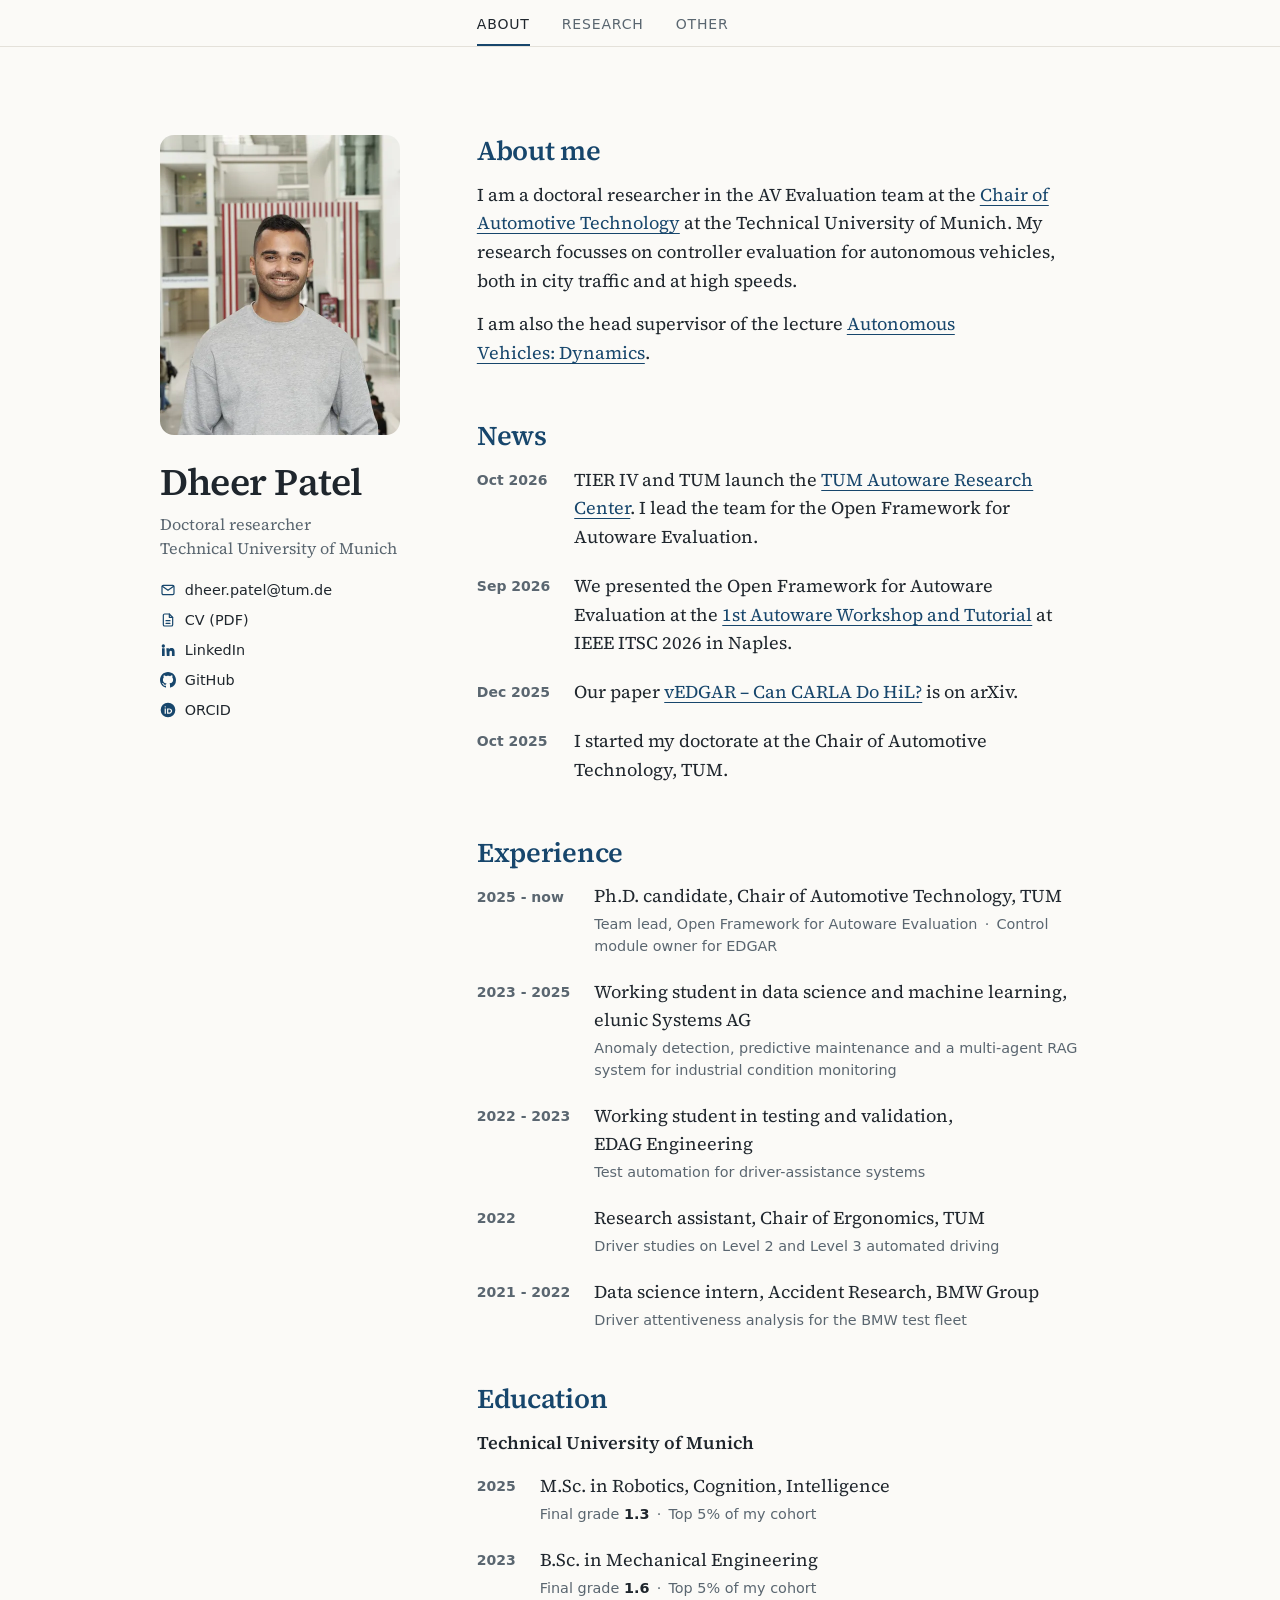
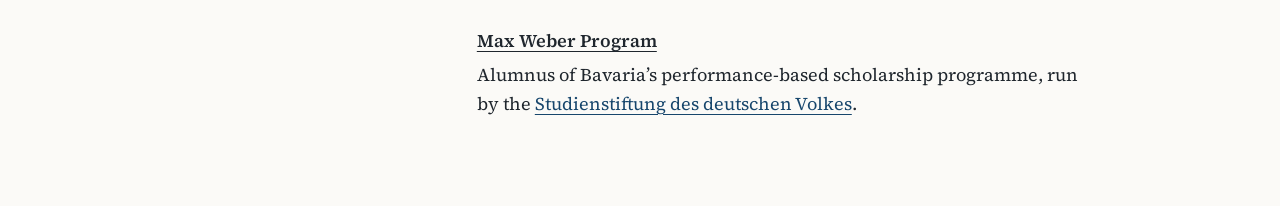
<file: index.html>
<!doctype html>
<html lang="en">
<head>
  <meta charset="utf-8">
  <meta name="viewport" content="width=device-width, initial-scale=1">
  <title>Dheer Patel</title>
  <meta name="google-site-verification" content="r6EbaSYNcEFD6L9Thn8IHxVbIdF-JuIVTWtG5ugpBNU">
  <link rel="canonical" href="https://peterhalde.github.io/">
  <meta property="og:type" content="profile">
  <meta property="og:title" content="Dheer Patel">
  <meta property="og:description" content="Doctoral researcher at the Technical University of Munich, working on controller evaluation for autonomous vehicles.">
  <meta property="og:url" content="https://peterhalde.github.io/">
  <meta property="og:image" content="https://peterhalde.github.io/images/og.jpg">
  <meta property="og:image:width" content="1200">
  <meta property="og:image:height" content="630">
  <meta property="og:image:alt" content="Portrait of Dheer Patel at the Technical University of Munich">
  <meta name="twitter:card" content="summary_large_image">
  <meta name="theme-color" content="#fbfaf7" media="(prefers-color-scheme: light)">
  <meta name="theme-color" content="#14171a" media="(prefers-color-scheme: dark)">
  <link rel="icon" href="favicon.svg" type="image/svg+xml">
  <link rel="preload" href="fonts/source-serif-4-normal.woff2" as="font" type="font/woff2" crossorigin>
  <link rel="stylesheet" href="style.css?v=2">
  <script type="application/ld+json">
  {
    "@context": "https://schema.org",
    "@type": "Person",
    "name": "Dheer Patel",
    "url": "https://peterhalde.github.io/",
    "image": "https://peterhalde.github.io/images/og.jpg",
    "jobTitle": "Doctoral researcher",
    "affiliation": { "@type": "CollegeOrUniversity", "name": "Technical University of Munich" },
    "sameAs": ["https://www.linkedin.com/in/dheer-patel-a621661a5/", "https://github.com/peterhalde", "https://orcid.org/0009-0002-5140-6660"]
  }
  </script>
</head>
<body>
  <nav class="site-nav" aria-label="Main navigation">
    <div class="nav-inner">
      <div class="nav-links">
        <a href="index.html" aria-current="page">About</a>
        <a href="research.html">Research</a>
        <a href="other.html">Other</a>
      </div>
    </div>
  </nav>
  <div class="layout">
    <aside class="profile has-photo">
      <img class="portrait" src="images/portrait-480.webp" srcset="images/portrait-480.webp 480w, images/portrait-720.webp 720w" sizes="(max-width: 46rem) 7rem, 15rem" width="480" height="600" alt="Portrait of Dheer Patel at the Technical University of Munich" fetchpriority="high" draggable="false">
      <h1>Dheer Patel</h1>
      <p class="role">Doctoral researcher<br>Technical University of Munich</p>
      <ul class="contacts">
        <li><a href="mailto:dheer.patel@tum.de"><svg viewBox="0 0 24 24" fill="none" stroke="currentColor" stroke-width="1.8" stroke-linecap="round" stroke-linejoin="round" aria-hidden="true"><rect x="3" y="5" width="18" height="14" rx="2"/><path d="m3.5 6.5 8.5 6 8.5-6"/></svg>dheer.patel@tum.de</a></li>
        <li><a href="Dheer_Patel_CV.pdf"><svg viewBox="0 0 24 24" fill="none" stroke="currentColor" stroke-width="1.8" stroke-linecap="round" stroke-linejoin="round" aria-hidden="true"><path d="M14 3H7a2 2 0 0 0-2 2v14a2 2 0 0 0 2 2h10a2 2 0 0 0 2-2V8z"/><path d="M14 3v5h5M9 13h6M9 17h6"/></svg>CV (PDF)</a></li>
        <li><a href="https://www.linkedin.com/in/dheer-patel-a621661a5/"><svg viewBox="0 0 24 24" fill="currentColor" aria-hidden="true"><path d="M4.98 3.5a2.5 2.5 0 1 1 0 5 2.5 2.5 0 0 1 0-5zM3 9.5h4V21H3zM9.5 9.5h3.8v1.6h.05c.53-1 1.83-2.05 3.77-2.05 4.03 0 4.78 2.65 4.78 6.1V21h-4v-5.1c0-1.22-.02-2.78-1.7-2.78-1.7 0-1.96 1.33-1.96 2.7V21h-4z"/></svg>LinkedIn</a></li>
        <li><a href="https://github.com/peterhalde"><svg viewBox="0 0 16 16" fill="currentColor" aria-hidden="true"><path d="M8 0C3.58 0 0 3.58 0 8c0 3.54 2.29 6.53 5.47 7.59.4.07.55-.17.55-.38 0-.19-.01-.82-.01-1.49-2.01.37-2.53-.49-2.69-.94-.09-.23-.48-.94-.82-1.13-.28-.15-.68-.52-.01-.53.63-.01 1.08.58 1.23.82.72 1.21 1.87.87 2.33.66.07-.52.28-.87.51-1.07-1.78-.2-3.64-.89-3.64-3.95 0-.87.31-1.59.82-2.15-.08-.2-.36-1.02.08-2.12 0 0 .67-.21 2.2.82.64-.18 1.32-.27 2-.27.68 0 1.36.09 2 .27 1.53-1.04 2.2-.82 2.2-.82.44 1.1.16 1.92.08 2.12.51.56.82 1.27.82 2.15 0 3.07-1.87 3.75-3.65 3.95.29.25.54.73.54 1.48 0 1.07-.01 1.93-.01 2.2 0 .21.15.46.55.38A8.01 8.01 0 0 0 16 8c0-4.42-3.58-8-8-8z"/></svg>GitHub</a></li>
        <li><a href="https://orcid.org/0009-0002-5140-6660"><svg viewBox="0 0 24 24" fill="currentColor" fill-rule="evenodd" aria-hidden="true"><path d="M12 1a11 11 0 1 1 0 22a11 11 0 1 1 0-22zM7 9.6h1.8v7.9H7zM7.9 6.2a1.1 1.1 0 1 1 0 2.2a1.1 1.1 0 1 1 0-2.2zM10.6 9.6h3.2c2.7 0 4.4 1.8 4.4 3.95s-1.7 3.95-4.4 3.95h-3.2zM12.4 11.2v4.7h1.3c1.6 0 2.6-1 2.6-2.35s-1-2.35-2.6-2.35z"/></svg>ORCID</a></li>
      </ul>
    </aside>
    <main>
      <section>
        <h2>About me</h2>
        <p>I am a doctoral researcher in the AV Evaluation team at the <a href="https://www.mos.ed.tum.de/en/ftm/members/teams/dheer-patel-msc/">Chair of Automotive Technology</a> at the Technical University of Munich. My research focusses on controller evaluation for autonomous vehicles, both in city traffic and at high speeds.</p>
        <p>I am also the head supervisor of the lecture <a href="https://www.mos.ed.tum.de/en/ftm/teaching/courses/dynamic-of-passenger-cars/">Autonomous Vehicles: Dynamics</a>.</p>
      </section>

      <section>
        <h2>News</h2>
        <dl class="timeline">
          <dt>Oct 2026</dt>
          <dd>TIER IV and TUM launch the <a href="https://www.mos.ed.tum.de/en/mos/about-us/news-events/article/tier-iv-and-technical-university-of-munich-establish-autoware-research-center-to-advance-the-open-autonomous-driving-ecosystem-tier-iv-inc/">TUM Autoware Research Center</a>. I lead the team for the Open Framework for Autoware Evaluation.</dd>
          <dt>Sep 2026</dt>
          <dd>We presented the Open Framework for Autoware Evaluation at the <a href="https://www.autoware.org/news/1st-autoware-workshop-tutorial-at-itsc-2026">1st Autoware Workshop and Tutorial</a> at IEEE ITSC 2026 in Naples.</dd>
          <dt>Dec 2025</dt>
          <dd>Our paper <a href="https://arxiv.org/abs/2512.08541">vEDGAR – Can CARLA Do HiL?</a> is on arXiv.</dd>
          <dt>Oct 2025</dt>
          <dd>I started my doctorate at the Chair of Automotive Technology, TUM.</dd>
        </dl>
      </section>

      <section>
        <h2>Experience</h2>
        <dl class="timeline">
          <dt>2025 - now</dt>
          <dd>Ph.D. candidate, Chair of Automotive Technology, TUM
            <span class="meta"><span>Team lead, Open Framework for Autoware Evaluation</span><span>Control module owner for EDGAR</span></span>
          </dd>
          <dt>2023 - 2025</dt>
          <dd>Working student in data science and machine learning, elunic Systems AG
            <span class="meta">Anomaly detection, predictive maintenance and a multi-agent RAG system for industrial condition monitoring</span>
          </dd>
          <dt>2022 - 2023</dt>
          <dd>Working student in testing and validation, EDAG Engineering
            <span class="meta">Test automation for driver-assistance systems</span>
          </dd>
          <dt>2022</dt>
          <dd>Research assistant, Chair of Ergonomics, TUM
            <span class="meta">Driver studies on Level 2 and Level 3 automated driving</span>
          </dd>
          <dt>2021 - 2022</dt>
          <dd>Data science intern, Accident Research, BMW Group
            <span class="meta">Driver attentiveness analysis for the BMW test fleet</span>
          </dd>
        </dl>
      </section>

      <section>
        <h2>Education</h2>
        <p class="institution">Technical University of Munich</p>
        <dl class="timeline">
          <dt>2025</dt>
          <dd>M.Sc. in Robotics, Cognition, Intelligence
            <span class="meta"><span>Final grade <strong>1.3</strong></span><span>Top 5% of my cohort</span></span>
          </dd>
          <dt>2023</dt>
          <dd>B.Sc. in Mechanical Engineering
            <span class="meta"><span>Final grade <strong>1.6</strong></span><span>Top 5% of my cohort</span></span>
          </dd>
        </dl>
        <p class="institution"><a href="https://www.elitenetzwerk.bayern.de/start/foerderangebote/max-weber-programm">Max Weber Program</a></p>
        <p>Alumnus of Bavaria’s performance-based scholarship programme, run by the <a href="https://www.studienstiftung.de/">Studienstiftung des deutschen Volkes</a>.</p>
      </section>
    </main>
  </div>
</body>
</html>
</file>
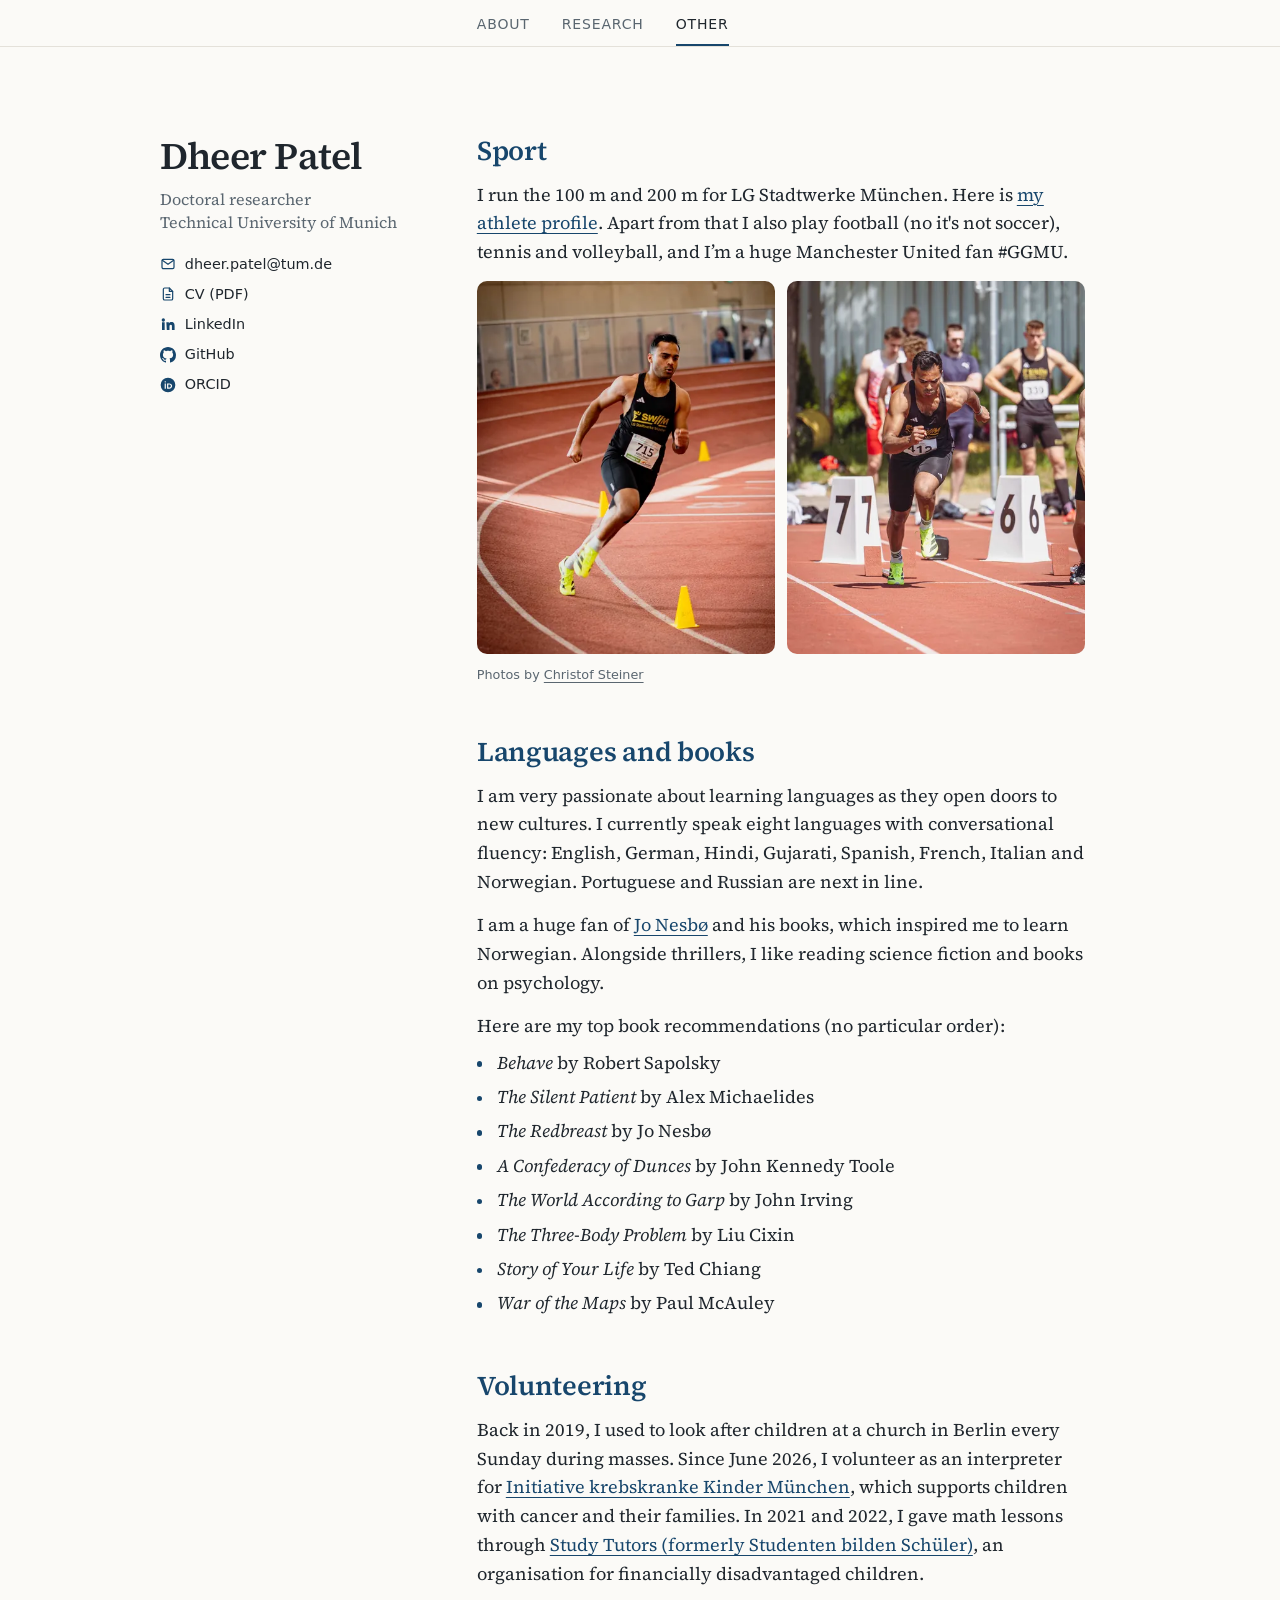
<file: other.html>
<!doctype html>
<html lang="en">
<head>
  <meta charset="utf-8">
  <meta name="viewport" content="width=device-width, initial-scale=1">
  <title>Other · Dheer Patel</title>
  <link rel="canonical" href="https://peterhalde.github.io/other.html">
  <meta property="og:type" content="website">
  <meta property="og:title" content="Other · Dheer Patel">
  <meta property="og:url" content="https://peterhalde.github.io/other.html">
  <meta property="og:image" content="https://peterhalde.github.io/images/og.jpg">
  <meta property="og:image:width" content="1200">
  <meta property="og:image:height" content="630">
  <meta name="twitter:card" content="summary_large_image">
  <meta name="theme-color" content="#fbfaf7" media="(prefers-color-scheme: light)">
  <meta name="theme-color" content="#14171a" media="(prefers-color-scheme: dark)">
  <link rel="icon" href="favicon.svg" type="image/svg+xml">
  <link rel="preload" href="fonts/source-serif-4-normal.woff2" as="font" type="font/woff2" crossorigin>
  <link rel="stylesheet" href="style.css?v=2">
</head>
<body>
  <nav class="site-nav" aria-label="Main navigation">
    <div class="nav-inner">
      <div class="nav-links">
        <a href="index.html">About</a>
        <a href="research.html">Research</a>
        <a href="other.html" aria-current="page">Other</a>
      </div>
    </div>
  </nav>
  <div class="layout">
    <aside class="profile">
      <h1>Dheer Patel</h1>
      <p class="role">Doctoral researcher<br>Technical University of Munich</p>
      <ul class="contacts">
        <li><a href="mailto:dheer.patel@tum.de"><svg viewBox="0 0 24 24" fill="none" stroke="currentColor" stroke-width="1.8" stroke-linecap="round" stroke-linejoin="round" aria-hidden="true"><rect x="3" y="5" width="18" height="14" rx="2"/><path d="m3.5 6.5 8.5 6 8.5-6"/></svg>dheer.patel@tum.de</a></li>
        <li><a href="Dheer_Patel_CV.pdf"><svg viewBox="0 0 24 24" fill="none" stroke="currentColor" stroke-width="1.8" stroke-linecap="round" stroke-linejoin="round" aria-hidden="true"><path d="M14 3H7a2 2 0 0 0-2 2v14a2 2 0 0 0 2 2h10a2 2 0 0 0 2-2V8z"/><path d="M14 3v5h5M9 13h6M9 17h6"/></svg>CV (PDF)</a></li>
        <li><a href="https://www.linkedin.com/in/dheer-patel-a621661a5/"><svg viewBox="0 0 24 24" fill="currentColor" aria-hidden="true"><path d="M4.98 3.5a2.5 2.5 0 1 1 0 5 2.5 2.5 0 0 1 0-5zM3 9.5h4V21H3zM9.5 9.5h3.8v1.6h.05c.53-1 1.83-2.05 3.77-2.05 4.03 0 4.78 2.65 4.78 6.1V21h-4v-5.1c0-1.22-.02-2.78-1.7-2.78-1.7 0-1.96 1.33-1.96 2.7V21h-4z"/></svg>LinkedIn</a></li>
        <li><a href="https://github.com/peterhalde"><svg viewBox="0 0 16 16" fill="currentColor" aria-hidden="true"><path d="M8 0C3.58 0 0 3.58 0 8c0 3.54 2.29 6.53 5.47 7.59.4.07.55-.17.55-.38 0-.19-.01-.82-.01-1.49-2.01.37-2.53-.49-2.69-.94-.09-.23-.48-.94-.82-1.13-.28-.15-.68-.52-.01-.53.63-.01 1.08.58 1.23.82.72 1.21 1.87.87 2.33.66.07-.52.28-.87.51-1.07-1.78-.2-3.64-.89-3.64-3.95 0-.87.31-1.59.82-2.15-.08-.2-.36-1.02.08-2.12 0 0 .67-.21 2.2.82.64-.18 1.32-.27 2-.27.68 0 1.36.09 2 .27 1.53-1.04 2.2-.82 2.2-.82.44 1.1.16 1.92.08 2.12.51.56.82 1.27.82 2.15 0 3.07-1.87 3.75-3.65 3.95.29.25.54.73.54 1.48 0 1.07-.01 1.93-.01 2.2 0 .21.15.46.55.38A8.01 8.01 0 0 0 16 8c0-4.42-3.58-8-8-8z"/></svg>GitHub</a></li>
        <li><a href="https://orcid.org/0009-0002-5140-6660"><svg viewBox="0 0 24 24" fill="currentColor" fill-rule="evenodd" aria-hidden="true"><path d="M12 1a11 11 0 1 1 0 22a11 11 0 1 1 0-22zM7 9.6h1.8v7.9H7zM7.9 6.2a1.1 1.1 0 1 1 0 2.2a1.1 1.1 0 1 1 0-2.2zM10.6 9.6h3.2c2.7 0 4.4 1.8 4.4 3.95s-1.7 3.95-4.4 3.95h-3.2zM12.4 11.2v4.7h1.3c1.6 0 2.6-1 2.6-2.35s-1-2.35-2.6-2.35z"/></svg>ORCID</a></li>
      </ul>
    </aside>
    <main>
      <section>
        <h2>Sport</h2>
        <p>I run the 100 m and 200 m for LG Stadtwerke München. Here is <a href="https://ladv.de/leistungsdatenbank/athletenprofil/517882/Dheer-Patel.htm">my athlete profile</a>. Apart from that I also play football (no it's not soccer), tennis and volleyball, and I’m a huge Manchester United fan #GGMU.</p>
        <figure class="photos">
          <img src="images/sprint-bend-480.webp" srcset="images/sprint-bend-480.webp 480w, images/sprint-bend-960.webp 960w" sizes="(max-width: 46rem) calc((100vw - 3.25rem) / 2), 19rem" width="480" height="600" loading="lazy" decoding="async" draggable="false">
          <img src="images/sprint-start-480.webp" srcset="images/sprint-start-480.webp 480w, images/sprint-start-960.webp 960w" sizes="(max-width: 46rem) calc((100vw - 3.25rem) / 2), 19rem" width="480" height="600" loading="lazy" decoding="async" draggable="false">
          <figcaption>Photos by <a href="https://christofsteiner.com/">Christof Steiner</a></figcaption>
        </figure>
      </section>

      <section>
        <h2>Languages and books</h2>
        <p>I am very passionate about learning languages as they open doors to new cultures. I currently speak eight languages with conversational fluency: English, German, Hindi, Gujarati, Spanish, French, Italian and Norwegian. Portuguese and Russian are next in line.</p>
        <p>I am a huge fan of <a href="https://jonesbo.com/">Jo Nesbø</a> and his books, which inspired me to learn Norwegian. Alongside thrillers, I like reading science fiction and books on psychology.</p>
        <p>Here are my top book recommendations (no particular order):</p>
        <ul class="books" role="list">
          <li><span><cite>Behave</cite> by Robert Sapolsky</span></li>
          <li><span><cite>The Silent Patient</cite> by Alex Michaelides</span></li>
          <li><span><cite>The Redbreast</cite> by Jo Nesbø</span></li>
          <li><span><cite>A Confederacy of Dunces</cite> by John Kennedy Toole</span></li>
          <li><span><cite>The World According to Garp</cite> by John Irving</span></li>
          <li><span><cite>The Three-Body Problem</cite> by Liu Cixin</span></li>
          <li><span><cite>Story of Your Life</cite> by Ted Chiang</span></li>
          <li><span><cite>War of the Maps</cite> by Paul McAuley</span></li>
        </ul>
      </section>

      <section>
        <h2>Volunteering</h2>
        <p>Back in 2019, I used to look after children at a church in Berlin every Sunday during masses. Since June 2026, I volunteer as an interpreter for <a href="https://krebs-bei-kindern.de/">Initiative krebskranke Kinder München</a>, which supports children with cancer and their families. In 2021 and 2022, I gave math lessons through <a href="https://studytutors.de/">Study Tutors (formerly Studenten bilden Schüler)</a>, an organisation for financially disadvantaged children.</p>
      </section>
    </main>
  </div>
</body>
</html>
</file>
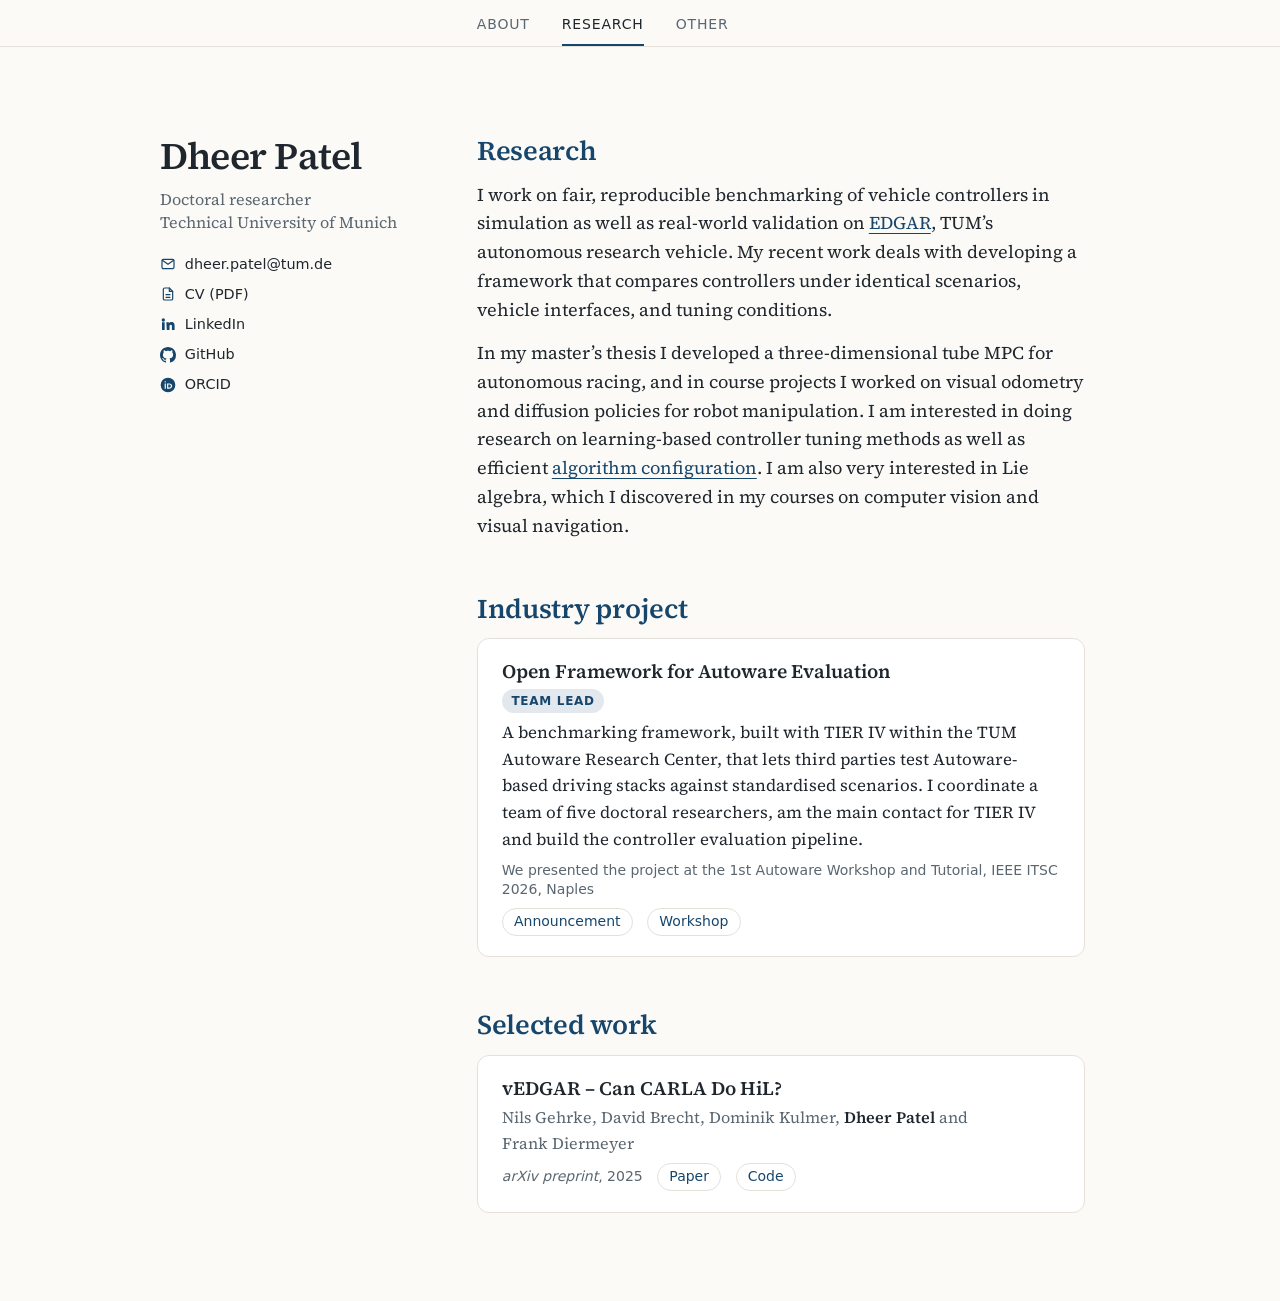
<file: research.html>
<!doctype html>
<html lang="en">
<head>
  <meta charset="utf-8">
  <meta name="viewport" content="width=device-width, initial-scale=1">
  <meta name="description" content="Dheer Patel’s research on evaluating controllers for autonomous vehicles.">
  <title>Research · Dheer Patel</title>
  <link rel="canonical" href="https://peterhalde.github.io/research.html">
  <meta property="og:type" content="website">
  <meta property="og:title" content="Research · Dheer Patel">
  <meta property="og:description" content="Dheer Patel’s research on evaluating controllers for autonomous vehicles.">
  <meta property="og:url" content="https://peterhalde.github.io/research.html">
  <meta property="og:image" content="https://peterhalde.github.io/images/og.jpg">
  <meta property="og:image:width" content="1200">
  <meta property="og:image:height" content="630">
  <meta name="twitter:card" content="summary_large_image">
  <meta name="theme-color" content="#fbfaf7" media="(prefers-color-scheme: light)">
  <meta name="theme-color" content="#14171a" media="(prefers-color-scheme: dark)">
  <link rel="icon" href="favicon.svg" type="image/svg+xml">
  <link rel="preload" href="fonts/source-serif-4-normal.woff2" as="font" type="font/woff2" crossorigin>
  <link rel="stylesheet" href="style.css?v=2">
</head>
<body>
  <nav class="site-nav" aria-label="Main navigation">
    <div class="nav-inner">
      <div class="nav-links">
        <a href="index.html">About</a>
        <a href="research.html" aria-current="page">Research</a>
        <a href="other.html">Other</a>
      </div>
    </div>
  </nav>
  <div class="layout">
    <aside class="profile">
      <h1>Dheer Patel</h1>
      <p class="role">Doctoral researcher<br>Technical University of Munich</p>
      <ul class="contacts">
        <li><a href="mailto:dheer.patel@tum.de"><svg viewBox="0 0 24 24" fill="none" stroke="currentColor" stroke-width="1.8" stroke-linecap="round" stroke-linejoin="round" aria-hidden="true"><rect x="3" y="5" width="18" height="14" rx="2"/><path d="m3.5 6.5 8.5 6 8.5-6"/></svg>dheer.patel@tum.de</a></li>
        <li><a href="Dheer_Patel_CV.pdf"><svg viewBox="0 0 24 24" fill="none" stroke="currentColor" stroke-width="1.8" stroke-linecap="round" stroke-linejoin="round" aria-hidden="true"><path d="M14 3H7a2 2 0 0 0-2 2v14a2 2 0 0 0 2 2h10a2 2 0 0 0 2-2V8z"/><path d="M14 3v5h5M9 13h6M9 17h6"/></svg>CV (PDF)</a></li>
        <li><a href="https://www.linkedin.com/in/dheer-patel-a621661a5/"><svg viewBox="0 0 24 24" fill="currentColor" aria-hidden="true"><path d="M4.98 3.5a2.5 2.5 0 1 1 0 5 2.5 2.5 0 0 1 0-5zM3 9.5h4V21H3zM9.5 9.5h3.8v1.6h.05c.53-1 1.83-2.05 3.77-2.05 4.03 0 4.78 2.65 4.78 6.1V21h-4v-5.1c0-1.22-.02-2.78-1.7-2.78-1.7 0-1.96 1.33-1.96 2.7V21h-4z"/></svg>LinkedIn</a></li>
        <li><a href="https://github.com/peterhalde"><svg viewBox="0 0 16 16" fill="currentColor" aria-hidden="true"><path d="M8 0C3.58 0 0 3.58 0 8c0 3.54 2.29 6.53 5.47 7.59.4.07.55-.17.55-.38 0-.19-.01-.82-.01-1.49-2.01.37-2.53-.49-2.69-.94-.09-.23-.48-.94-.82-1.13-.28-.15-.68-.52-.01-.53.63-.01 1.08.58 1.23.82.72 1.21 1.87.87 2.33.66.07-.52.28-.87.51-1.07-1.78-.2-3.64-.89-3.64-3.95 0-.87.31-1.59.82-2.15-.08-.2-.36-1.02.08-2.12 0 0 .67-.21 2.2.82.64-.18 1.32-.27 2-.27.68 0 1.36.09 2 .27 1.53-1.04 2.2-.82 2.2-.82.44 1.1.16 1.92.08 2.12.51.56.82 1.27.82 2.15 0 3.07-1.87 3.75-3.65 3.95.29.25.54.73.54 1.48 0 1.07-.01 1.93-.01 2.2 0 .21.15.46.55.38A8.01 8.01 0 0 0 16 8c0-4.42-3.58-8-8-8z"/></svg>GitHub</a></li>
        <li><a href="https://orcid.org/0009-0002-5140-6660"><svg viewBox="0 0 24 24" fill="currentColor" fill-rule="evenodd" aria-hidden="true"><path d="M12 1a11 11 0 1 1 0 22a11 11 0 1 1 0-22zM7 9.6h1.8v7.9H7zM7.9 6.2a1.1 1.1 0 1 1 0 2.2a1.1 1.1 0 1 1 0-2.2zM10.6 9.6h3.2c2.7 0 4.4 1.8 4.4 3.95s-1.7 3.95-4.4 3.95h-3.2zM12.4 11.2v4.7h1.3c1.6 0 2.6-1 2.6-2.35s-1-2.35-2.6-2.35z"/></svg>ORCID</a></li>
      </ul>
    </aside>
    <main>
      <section>
        <h2>Research</h2>
        <p>I work on fair, reproducible benchmarking of vehicle controllers in simulation as well as real-world validation on <a href="https://www.mos.ed.tum.de/ftm/forschungsfelder/team-av-perception/edgar/">EDGAR</a>, TUM’s autonomous research vehicle. My recent work deals with developing a framework that compares controllers under identical scenarios, vehicle interfaces, and tuning conditions.</p>
        <p>In my master’s thesis I developed a three-dimensional tube MPC for autonomous racing, and in course projects I worked on visual odometry and diffusion policies for robot manipulation. I am interested in doing research on learning-based controller tuning methods as well as efficient <a href="https://arxiv.org/pdf/2202.01651">algorithm configuration</a>. I am also very interested in Lie algebra, which I discovered in my courses on computer vision and visual navigation.</p>
      </section>

      <section>
        <h2>Industry project</h2>
        <article class="work">
          <h3><a href="https://www.mos.ed.tum.de/en/mos/about-us/news-events/article/tier-iv-and-technical-university-of-munich-establish-autoware-research-center-to-advance-the-open-autonomous-driving-ecosystem-tier-iv-inc/">Open Framework for Autoware Evaluation</a></h3>
          <p class="publication"><span class="tag">Team lead</span></p>
          <p>A benchmarking framework, built with TIER IV within the TUM Autoware Research Center, that lets third parties test Autoware-based driving stacks against standardised scenarios. I coordinate a team of five doctoral researchers, am the main contact for TIER IV and build the controller evaluation pipeline.</p>
          <p class="publication"><span>We presented the project at the 1st Autoware Workshop and Tutorial, IEEE ITSC 2026, Naples</span><a class="pill" href="https://www.mos.ed.tum.de/en/mos/about-us/news-events/article/tier-iv-and-technical-university-of-munich-establish-autoware-research-center-to-advance-the-open-autonomous-driving-ecosystem-tier-iv-inc/">Announcement</a><a class="pill" href="https://www.autoware.org/news/1st-autoware-workshop-tutorial-at-itsc-2026">Workshop</a></p>
        </article>
      </section>

      <section>
        <h2>Selected work</h2>
        <article class="work">
          <h3><a href="https://arxiv.org/abs/2512.08541">vEDGAR – Can CARLA Do HiL?</a></h3>
          <p class="authors">Nils Gehrke, David Brecht, Dominik Kulmer, <strong>Dheer Patel</strong> and Frank Diermeyer</p>
          <p class="publication"><span><i>arXiv preprint</i>, 2025</span><a class="pill" href="https://arxiv.org/abs/2512.08541">Paper</a><a class="pill" href="https://github.com/TUMFTM/vEDGAR">Code</a></p>
        </article>
      </section>
    </main>
  </div>
</body>
</html>
</file>
<file: style.css>
@font-face {
  font-family: "Source Serif 4";
  src: url("fonts/source-serif-4-normal.woff2") format("woff2");
  font-weight: 200 900;
  font-style: normal;
  font-display: swap;
}
@font-face {
  font-family: "Source Serif 4";
  src: url("fonts/source-serif-4-italic.woff2") format("woff2");
  font-weight: 200 900;
  font-style: italic;
  font-display: swap;
}

:root {
  color-scheme: light dark;
  --bg: #fbfaf7;
  --surface: #ffffff;
  --ink: #1f262d;
  --muted: #5a6670;
  --accent: #17466c;
  --accent-strong: #0b2a45;
  --rule: #e4e1da;
  --serif: "Source Serif 4", Georgia, "Times New Roman", serif;
  --sans: system-ui, -apple-system, "Segoe UI", Roboto, "Helvetica Neue", Arial, sans-serif;
  --side: 15rem;
  --gap: clamp(2.5rem, 6vw, 5rem);
}
@media (prefers-color-scheme: dark) {
  :root {
    --bg: #14171a;
    --surface: #1b1f23;
    --ink: #e7e4dd;
    --muted: #a0a9b1;
    --accent: #8db7df;
    --accent-strong: #c2dbf2;
    --rule: #2c3238;
  }
}

* { box-sizing: border-box; }
html { -webkit-text-size-adjust: 100%; }
body {
  margin: 0;
  color: var(--ink);
  background: var(--bg);
  font: 1.125rem/1.6 var(--serif);
  font-optical-sizing: auto;
}
h1, h2, h3, p, dl, dd, ol, ul, figure { margin: 0; }
h1, h2, h3 { line-height: 1.15; text-wrap: balance; }
p, li, dd { text-wrap: pretty; }
img { display: block; max-width: 100%; height: auto; }

a { color: var(--accent); text-underline-offset: 0.2em; text-decoration-thickness: 1px; }
a:hover { color: var(--accent-strong); text-decoration-thickness: 2px; }
a:focus-visible { outline: 2px solid var(--accent); outline-offset: 3px; border-radius: 2px; }

/* Navigation: links line up with the main column */
.site-nav { border-bottom: 1px solid var(--rule); }
.nav-inner, .layout { width: min(60rem, calc(100% - 3rem)); margin-inline: auto; }
.nav-inner {
  display: grid;
  grid-template-columns: var(--side) minmax(0, 1fr);
  column-gap: var(--gap);
}
.nav-links { grid-column: 2; display: flex; gap: 2rem; }
.nav-links a {
  padding: 1.05rem 0 0.95rem;
  color: var(--muted);
  font: 500 0.875rem/1 var(--sans);
  letter-spacing: 0.06em;
  text-transform: uppercase;
  text-decoration: none;
}
.nav-links a:hover { color: var(--accent); }
.nav-links a[aria-current] { color: var(--ink); box-shadow: inset 0 -2px var(--accent); }

/* Two-column page */
.layout {
  display: grid;
  grid-template-columns: var(--side) minmax(0, 1fr);
  gap: var(--gap);
  align-items: start;
  margin-block: clamp(3rem, 7vw, 5.5rem);
}
main { max-width: 38rem; }

/* Profile column */
.portrait {
  width: 100%;
  aspect-ratio: 4 / 5;
  object-fit: cover;
  border-radius: 14px;
  margin-bottom: 1.6rem;
  background: var(--rule);
}
h1 { font-size: 2.35rem; font-weight: 600; letter-spacing: -0.02em; }
.role { margin-top: 0.6rem; color: var(--muted); font-size: 1rem; line-height: 1.45; text-wrap: balance; }
.contacts {
  list-style: none;
  padding: 0;
  margin-top: 1.3rem;
  display: grid;
  justify-items: start;
  gap: 0.5rem;
  font: 0.9rem/1.3 var(--sans);
}
.contacts a { display: inline-flex; align-items: center; gap: 0.55rem; color: var(--ink); text-decoration: none; }
.contacts a:hover { color: var(--accent); text-decoration: underline; }
.contacts svg { width: 1rem; height: 1rem; flex: none; color: var(--accent); }
@media (min-width: 46.01rem) and (min-height: 40rem) {
  .profile { position: sticky; top: 2.5rem; }
}
@media (max-height: 50rem) {
  .profile.has-photo { position: static; }
}

/* Content */
h2 { font-size: 1.7rem; font-weight: 600; letter-spacing: -0.01em; color: var(--accent); }
h3 { font-size: 1.2rem; font-weight: 600; }
section + section { margin-top: 3.25rem; }
section > p, section > dl, section > ol, section > article, section > .photos { margin-top: 0.9rem; }
section > .books { margin-top: 0.5rem; }
.institution { font-weight: 600; }
.institution a { color: inherit; }
.timeline + .institution { margin-top: 1.75rem; }
.timeline a { overflow-wrap: anywhere; }
.institution + p { margin-top: 0.3rem; }

/* Education */
.timeline {
  display: grid;
  grid-template-columns: auto minmax(0, 1fr);
  gap: 1.25rem 1.5rem;
}
.timeline dt {
  padding-top: 0.2rem;
  color: var(--muted);
  font: 600 0.875rem/1.6 var(--sans);
  font-variant-numeric: tabular-nums;
}
.meta { display: block; margin-top: 0.2rem; color: var(--muted); font: 0.9rem/1.5 var(--sans); }
.meta strong { color: var(--ink); }
.meta span + span::before { content: "·"; margin-inline: 0.5em; }

/* Publications */
.work {
  padding: 1.3rem 1.5rem;
  background: var(--surface);
  border: 1px solid var(--rule);
  border-radius: 12px;
}
.work h3 a { color: var(--ink); text-decoration: none; }
.work h3 a:hover { color: var(--accent); text-decoration: underline; }
.work p { margin-top: 0.4rem; }
.authors { color: var(--muted); font-size: 1rem; }
.authors strong { color: var(--ink); font-weight: 600; }
.publication {
  display: flex;
  flex-wrap: wrap;
  align-items: center;
  gap: 0.5rem 0.9rem;
  color: var(--muted);
  font: 0.875rem/1.4 var(--sans);
}
.pill {
  padding: 0.2rem 0.7rem;
  border: 1px solid var(--rule);
  border-radius: 999px;
  font-weight: 500;
  text-decoration: none;
}
.pill:hover { border-color: var(--accent); text-decoration: none; }
.tag {
  padding: 0.25rem 0.6rem;
  border-radius: 999px;
  background: color-mix(in srgb, var(--accent) 12%, transparent);
  color: var(--accent);
  font-weight: 600;
  font-size: 0.75rem;
  letter-spacing: 0.06em;
  text-transform: uppercase;
}
.work p:not(.authors):not(.publication) { font-size: 1.05rem; }

/* Photos: equal heights from the 4:5 and 4:3 frames */
.photos { display: grid; grid-template-columns: 1fr 1fr; gap: 0.75rem; }
.photos figcaption { grid-column: 1 / -1; color: var(--muted); font: 0.8rem/1.4 var(--sans); }
.photos figcaption a { color: inherit; }
.photos img { width: 100%; border-radius: 10px; }
.portrait, .photos img {
  pointer-events: none;
  user-select: none;
  -webkit-user-select: none;
  -webkit-user-drag: none;
  -webkit-touch-callout: none;
}

/* Reading list */
.books { list-style: none; padding: 0; display: grid; gap: 0.35rem; }
.books li { display: grid; grid-template-columns: 1.25rem minmax(0, 1fr); }
.books li::before {
  content: "";
  width: 0.35rem;
  height: 0.35rem;
  margin-top: 0.7em;
  border-radius: 50%;
  background: var(--accent);
}

@media (max-width: 46rem) {
  .nav-inner, .layout { width: calc(100% - 2.5rem); }
  .nav-inner { display: block; }
  .nav-links { gap: 1.6rem; }
  .layout { grid-template-columns: minmax(0, 1fr); gap: 2.25rem; margin-block: 2rem 3.5rem; }
  .profile { padding-bottom: 1.75rem; border-bottom: 1px solid var(--rule); }
  .profile.has-photo { display: grid; grid-template-columns: 7rem minmax(0, 1fr); column-gap: 1.25rem; align-items: center; }
  .has-photo .portrait { grid-row: 1 / span 3; margin: 0; border-radius: 10px; }
  .has-photo > :not(.portrait) { grid-column: 2; }
  .has-photo h1 { align-self: end; }
  .has-photo .contacts { align-self: start; }
  h1 { font-size: 2rem; }
  .role { margin-top: 0.4rem; }
  .contacts { margin-top: 0.8rem; display: flex; flex-wrap: wrap; gap: 0.4rem 1.1rem; }
  h2 { font-size: 1.5rem; }
  .work { padding: 1.1rem 1.15rem; }
}
@media (max-width: 30rem) {
  .timeline { grid-template-columns: minmax(0, 1fr); row-gap: 0; }
  .timeline dt { padding-top: 0; }
  .timeline dd + dt { margin-top: 1.1rem; }
}
</file>
